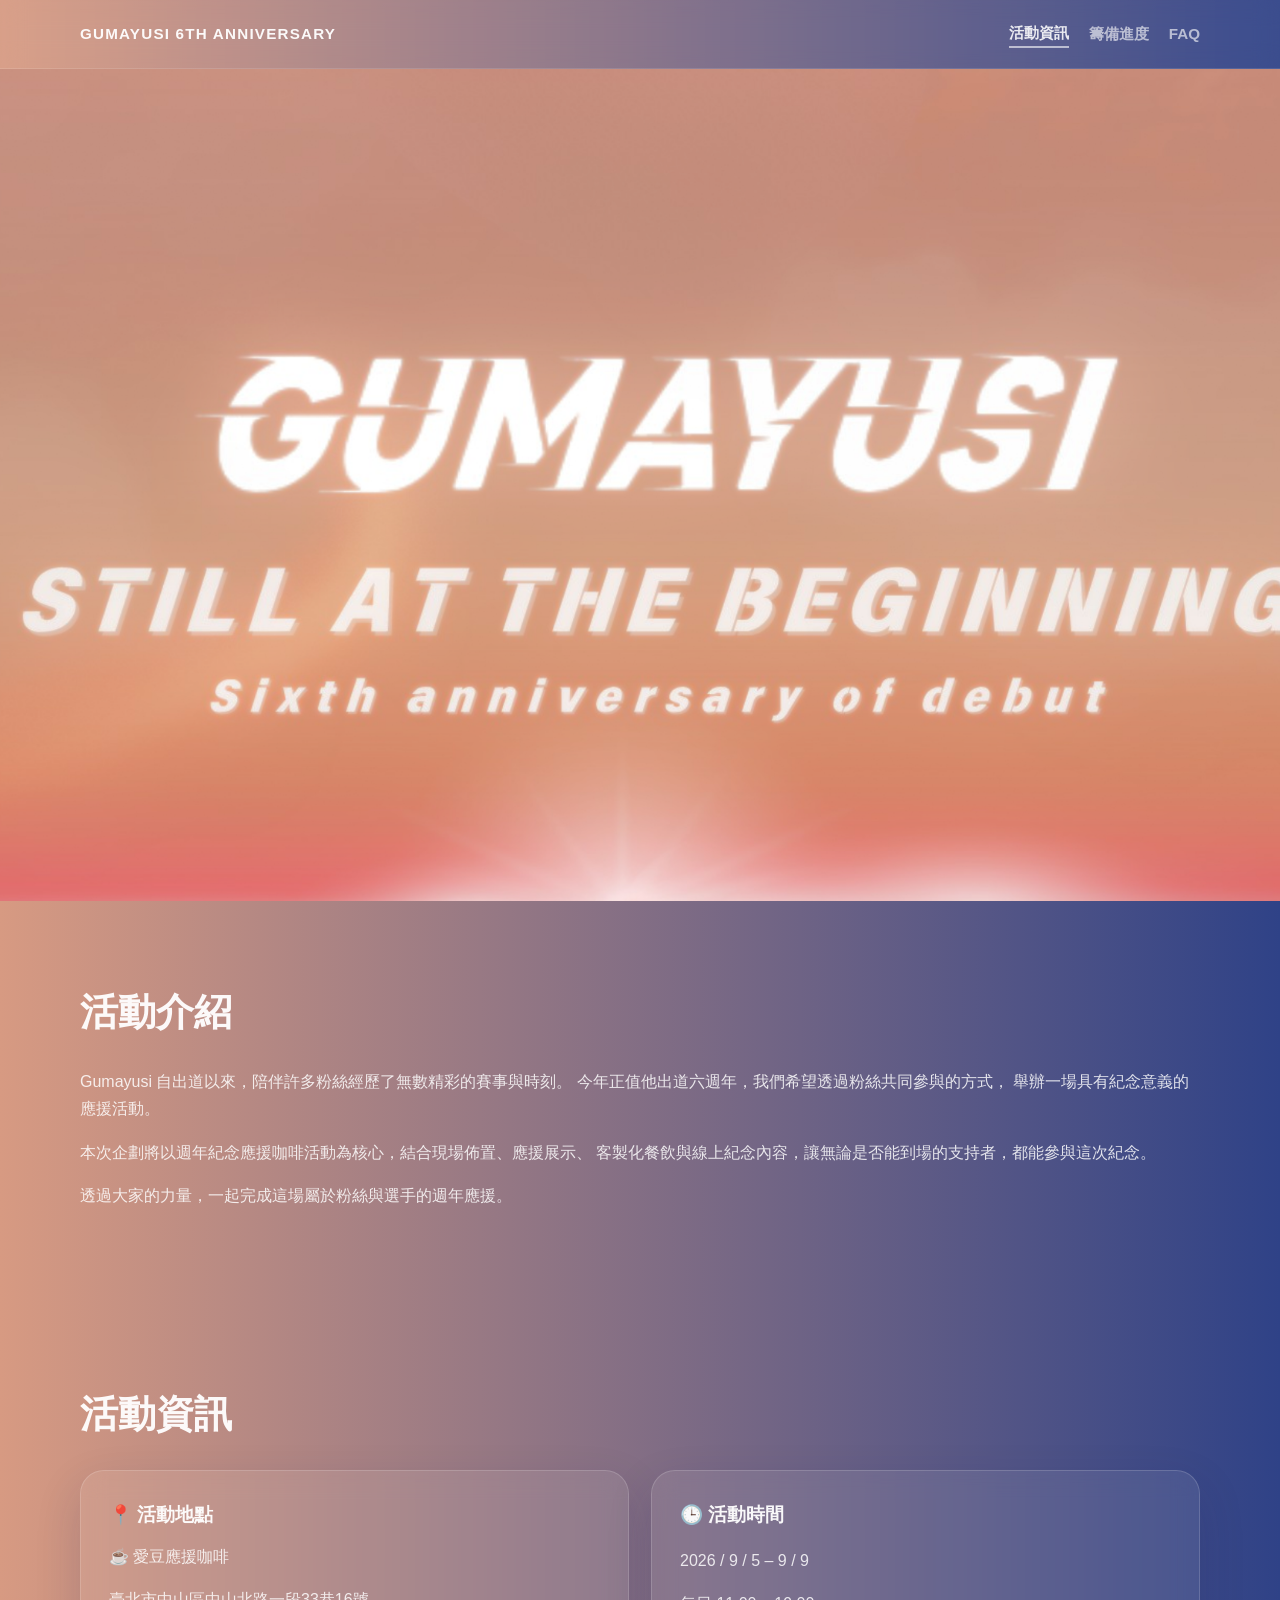
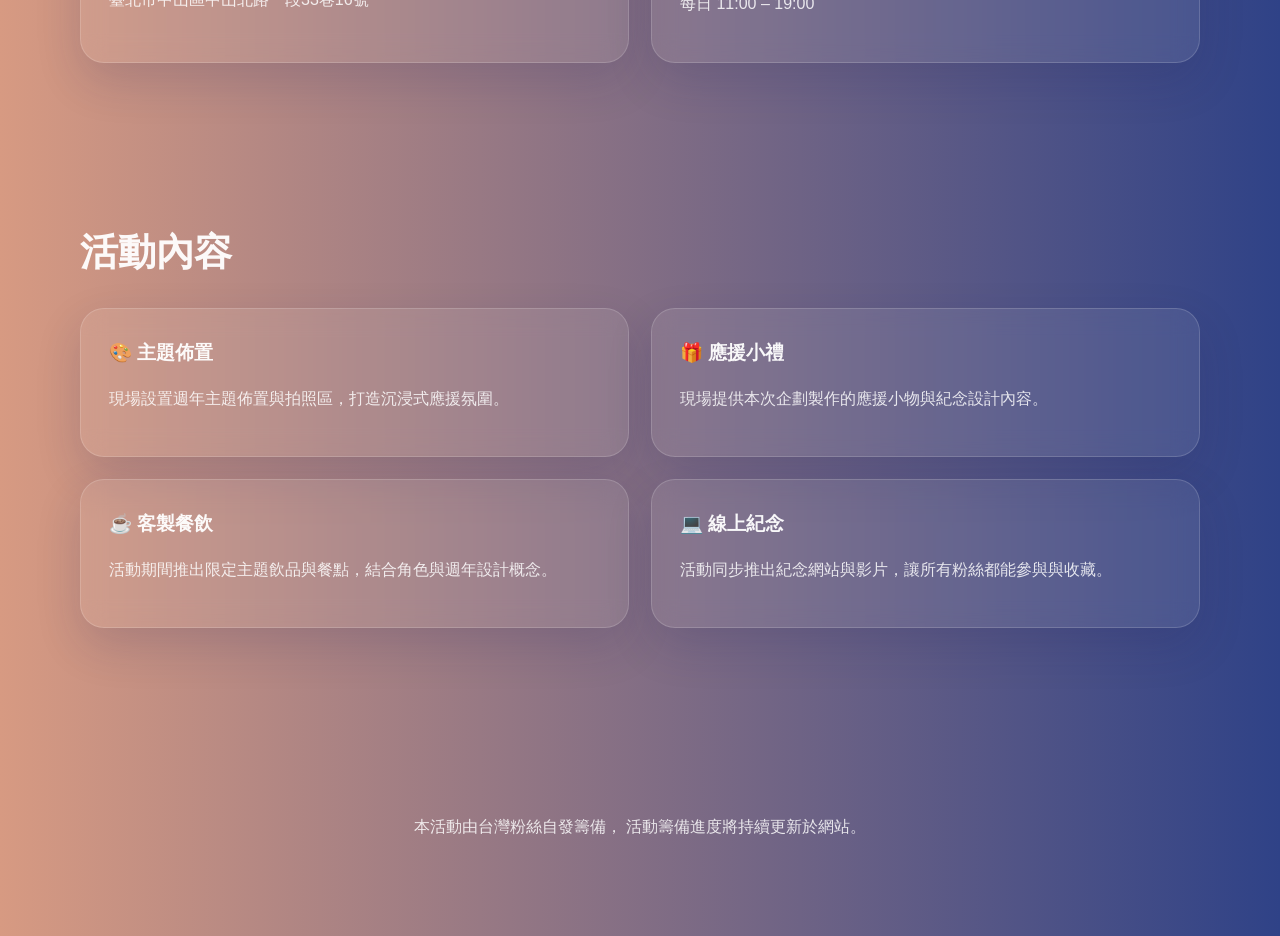
<file: index.html>
<!DOCTYPE html>
<html lang="zh-Hant">
<head>
  <meta charset="UTF-8" />
  <meta name="viewport" content="width=device-width, initial-scale=1.0" />
  <title>Gumayusi 6th Anniversary Celebration</title>
  <link rel="stylesheet" href="style.css" />
</head>
<body>

  <nav class="top-nav">
  <div class="container nav-inner">
    <a href="./index.html" class="nav-logo">GUMAYUSI 6TH ANNIVERSARY</a>

   <div class="nav-links">
    <a href="./index.html" class="active">活動資訊</a>
    <a href="./progress.html">籌備進度</a>
    <a href="./faq.html">FAQ</a>
   </div>
  </div>
</nav>

 <header class="hero"></header>
  <main>

  <!-- 活動介紹 -->
  <section class="section">
    <div class="container">
      <h2>活動介紹</h2>
      <p>
        Gumayusi 自出道以來，陪伴許多粉絲經歷了無數精彩的賽事與時刻。
        今年正值他出道六週年，我們希望透過粉絲共同參與的方式，
        舉辦一場具有紀念意義的應援活動。
      </p>
      <p>
        本次企劃將以週年紀念應援咖啡活動為核心，結合現場佈置、應援展示、
        客製化餐飲與線上紀念內容，讓無論是否能到場的支持者，都能參與這次紀念。
      </p>
      <p>
        透過大家的力量，一起完成這場屬於粉絲與選手的週年應援。
      </p>
    </div>
  </section>

  <!-- 活動資訊 -->
  <section class="section alt">
    <div class="container">
      <h2>活動資訊</h2>

      <div class="info-grid">

        <div class="info-card">
          <h3 class="info-title">
            <span class="info-icon">📍</span>
            活動地點
          </h3>

          <p class="location-name">
            <a href="https://maps.google.com/?q=愛豆應援咖啡 台北" target="_blank">
              ☕ 愛豆應援咖啡
            </a>
          </p>

          <p>臺北市中山區中山北路一段33巷16號</p>
        </div>

        <div class="info-card">
          <h3 class="info-title">
            <span class="info-icon">🕒</span>
            活動時間
          </h3>

          <p>2026 / 9 / 5 – 9 / 9</p>
          <p>每日 11:00 – 19:00</p>
        </div>

      </div>
    </div>
  </section>

  <!-- 活動內容 -->
  <section class="section">
    <div class="container">
      <h2>活動內容</h2>

      <div class="feature-grid">

        <div class="feature-card">
          <h3>🎨 主題佈置</h3>
          <p>現場設置週年主題佈置與拍照區，打造沉浸式應援氛圍。</p>
        </div>

        <div class="feature-card">
          <h3>🎁 應援小禮</h3>
          <p>現場提供本次企劃製作的應援小物與紀念設計內容。</p>
        </div>

        <div class="feature-card">
          <h3>☕ 客製餐飲</h3>
          <p>活動期間推出限定主題飲品與餐點，結合角色與週年設計概念。</p>
        </div>

        <div class="feature-card">
          <h3>💻 線上紀念</h3>
          <p>活動同步推出紀念網站與影片，讓所有粉絲都能參與與收藏。</p>
        </div>

      </div>
    </div>
  </section>

<section class="section">
  <div class="container">
    <p class="contact-center">
      本活動由台灣粉絲自發籌備，
      活動籌備進度將持續更新於網站。
    </p>
  </div>
</section>
</main>

  <script src="script.js"></script>
</body>
</html>
</file>
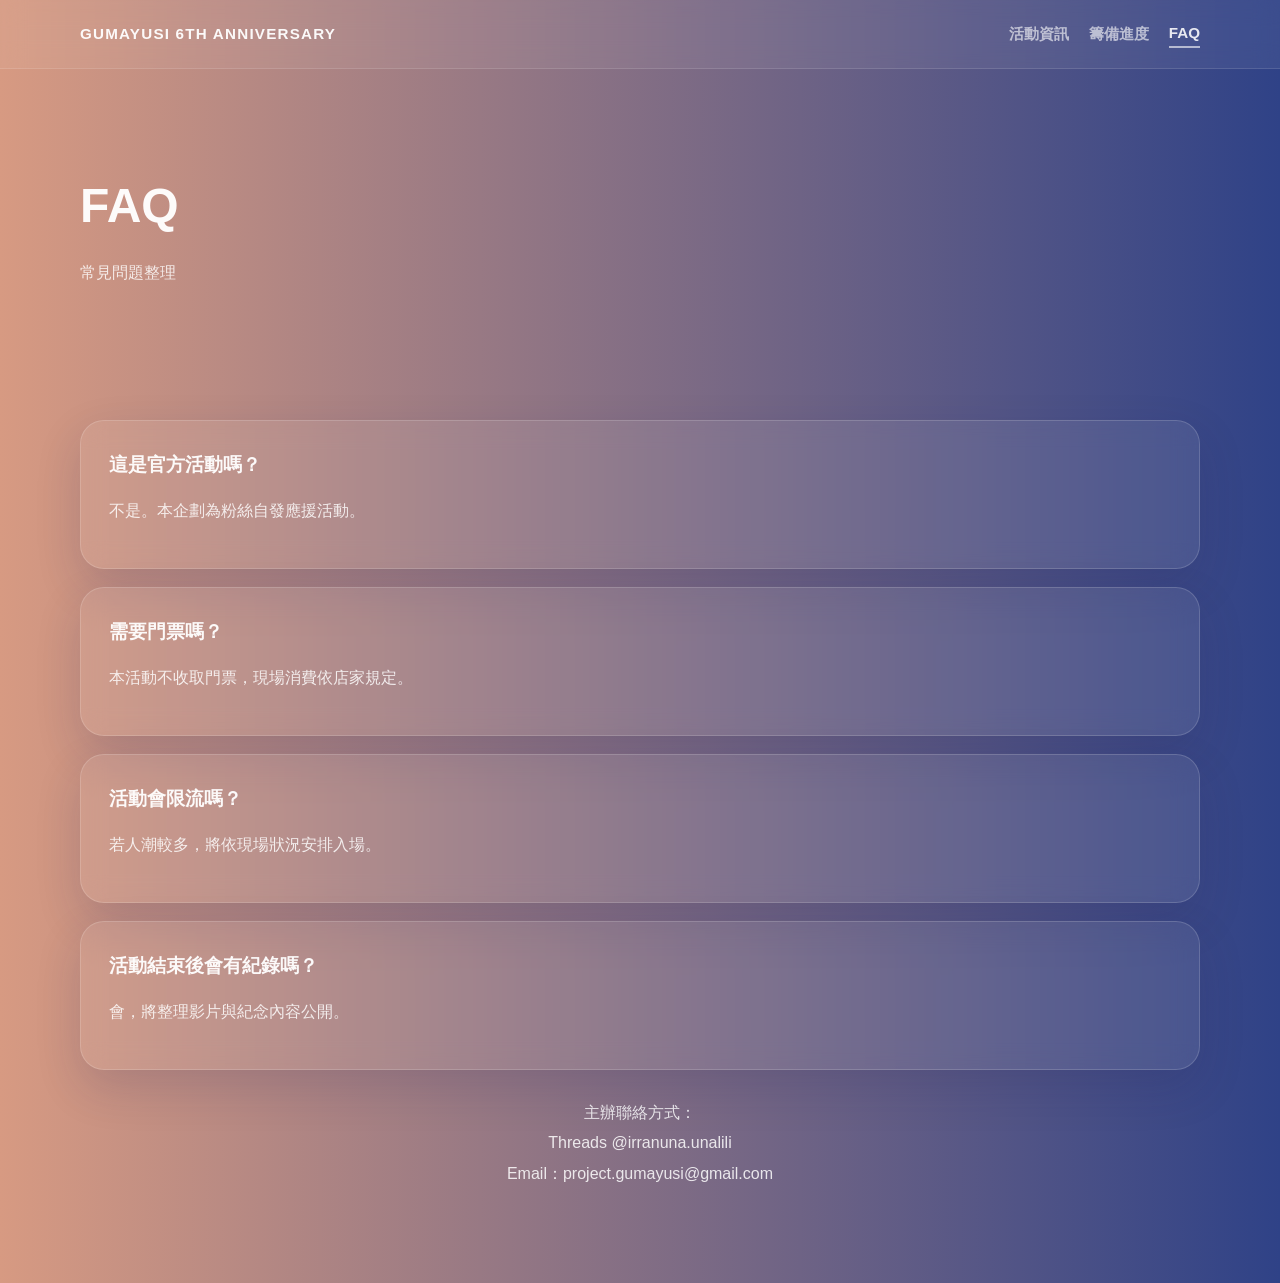
<file: faq.html>
<!DOCTYPE html>
<html lang="zh-Hant">
<head>
  <meta charset="UTF-8" />
  <meta name="viewport" content="width=device-width, initial-scale=1.0" />
  <title>FAQ｜Gumayusi 6th Anniversary</title>
  <link rel="stylesheet" href="style.css" />
</head>
<body>

  <nav class="top-nav">
    <div class="container nav-inner">
      <a href="./index.html" class="nav-logo">GUMAYUSI 6TH ANNIVERSARY</a>

      <div class="nav-links">
        <a href="./index.html">活動資訊</a>
        <a href="./progress.html">籌備進度</a>
          <a href="./faq.html" class="active">FAQ</a>
      </div>
    </div>
  </nav>

  <header class="sub-hero">
    <div class="container">
      <h1>FAQ</h1>
      <p>常見問題整理</p>
    </div>
  </header>

  <main>

    <section class="section">
      <div class="container">

        <div class="faq-list">

          <div class="faq-item">
            <h3>這是官方活動嗎？</h3>
            <p>不是。本企劃為粉絲自發應援活動。</p>
          </div>

          <div class="faq-item">
            <h3>需要門票嗎？</h3>
            <p>本活動不收取門票，現場消費依店家規定。</p>
          </div>

          <div class="faq-item">
            <h3>活動會限流嗎？</h3>
            <p>若人潮較多，將依現場狀況安排入場。</p>
          </div>

          <div class="faq-item">
            <h3>活動結束後會有紀錄嗎？</h3>
            <p>會，將整理影片與紀念內容公開。</p>
          </div>

        </div>

        <p class="contact-center">
          主辦聯絡方式：<br>
          Threads @irranuna.unalili<br>
          Email：project.gumayusi@gmail.com
        </p>

      </div>
    </section>

  </main>

</body>
</html>
</file>
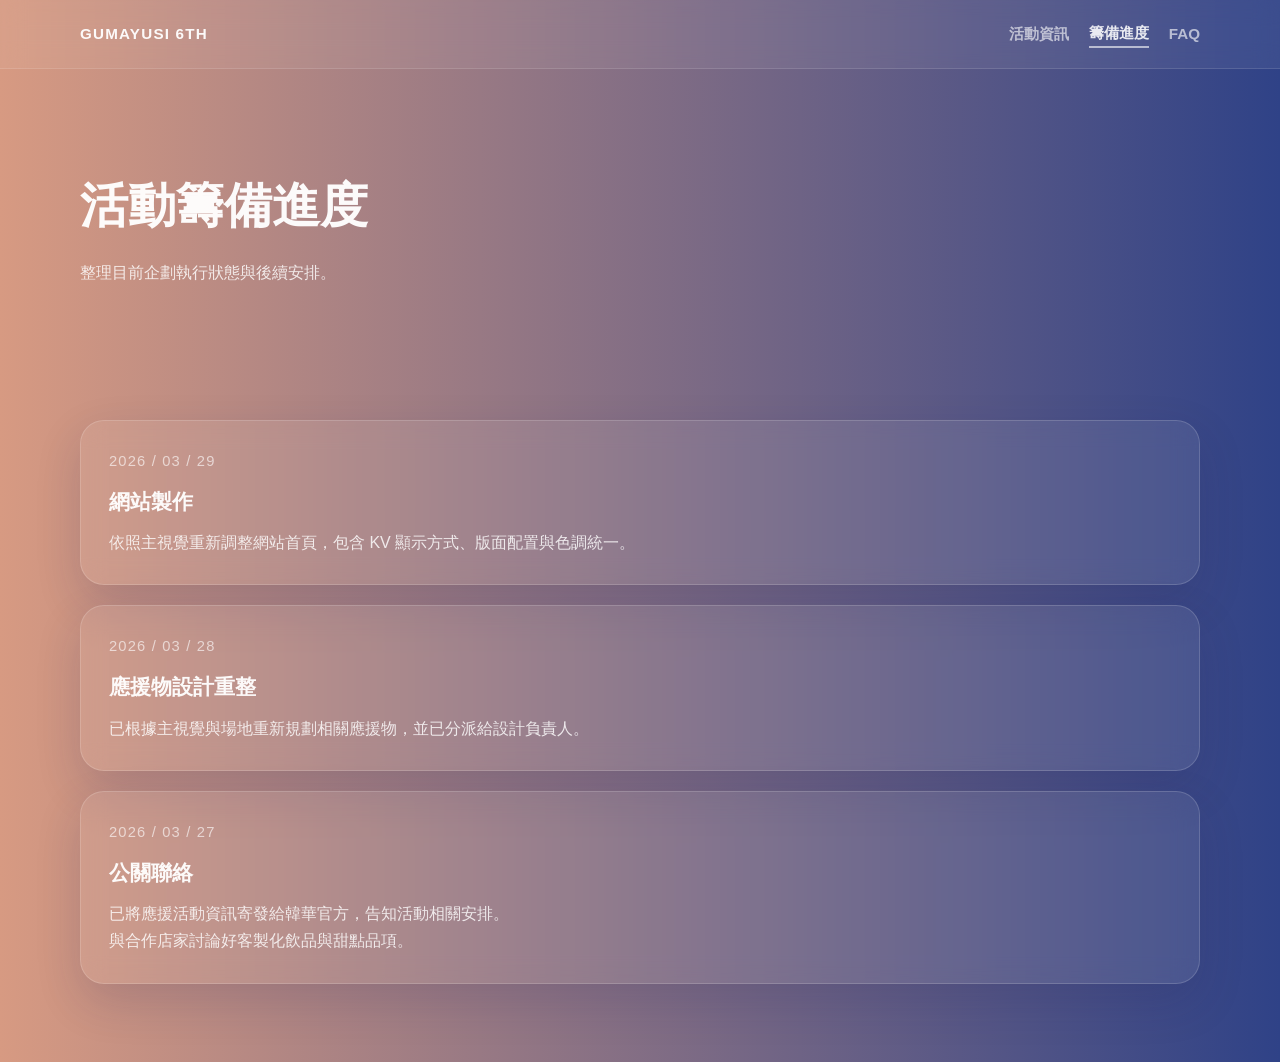
<file: progress.html>
<!DOCTYPE html>
<html lang="zh-Hant">
<head>
  <meta charset="UTF-8" />
  <meta name="viewport" content="width=device-width, initial-scale=1.0" />
  <title>活動籌備進度｜Gumayusi 6th Anniversary Celebration</title>
  <link rel="stylesheet" href="style.css" />
</head>
<body>
  <nav class="top-nav">
    <div class="container nav-inner">
      <a href="./index.html" class="nav-logo">GUMAYUSI 6TH</a>

      <div class="nav-links">
        <a href="./index.html">活動資訊</a>
  <a href="./progress.html" class="active">籌備進度</a>
    <a href="./faq.html">FAQ</a>
      </div>
    </div>
  </nav>

  <header class="sub-hero">
    <div class="container">
      <h1>活動籌備進度</h1>
      <p>整理目前企劃執行狀態與後續安排。</p>
    </div>
  </header>

  <main>
    <section class="section">
      <div class="container">
        <div class="progress-list">

          <div class="progress-card">
            <p class="progress-date">2026 / 03 / 29</p>
            <h2>網站製作</h2>
            <p>依照主視覺重新調整網站首頁，包含 KV 顯示方式、版面配置與色調統一。</p>
          </div>

          <div class="progress-card">
            <p class="progress-date">2026 / 03 / 28</p>
            <h2>應援物設計重整</h2>
            <p>已根據主視覺與場地重新規劃相關應援物，並已分派給設計負責人。</p>
          </div>

          <div class="progress-card">
            <p class="progress-date">2026 / 03 / 27</p>
            <h2>公關聯絡</h2>
            <p>已將應援活動資訊寄發給韓華官方，告知活動相關安排。</p>
            <p>與合作店家討論好客製化飲品與甜點品項。</p>
          </div>

        </div>
      </div>
    </section>
  </main>
</body>
</html>
</file>
<file: style.css>
:root {
  --text-main: #fffaf8;
  --text-sub: rgba(255, 255, 255, 0.84);
  --text-dim: rgba(255, 255, 255, 0.62);

  --card-bg: rgba(255, 255, 255, 0.08);
  --card-border: rgba(255, 255, 255, 0.16);
  --card-shadow: 0 18px 46px rgba(28, 33, 84, 0.16);

  --container-width: 1120px;
}

*,
*::before,
*::after {
  box-sizing: border-box;
}

html,
body {
  margin: 0;
  padding: 0;
}

body {
  font-family:
    "Noto Sans TC",
    "Segoe UI",
    "PingFang TC",
    "Microsoft JhengHei",
    sans-serif;
  line-height: 1.7;
  color: var(--text-main);
  background: linear-gradient(90deg, #d79a82 0%, #2f4287 100%);
}

img {
  display: block;
  max-width: 100%;
}

a {
  color: inherit;
  text-decoration: none;
}

.container {
  width: min(var(--container-width), calc(100% - 40px));
  margin: 0 auto;
}

/* ===== 導覽 ===== */

.top-nav {
  position: sticky;
  top: 0;
  z-index: 50;
  backdrop-filter: blur(12px);
  background: rgba(255, 255, 255, 0.06);
  border-bottom: 1px solid rgba(255, 255, 255, 0.12);
}

.nav-inner {
  min-height: 68px;
  display: flex;
  align-items: center;
  justify-content: center;
}

.nav-logo {
  font-size: 0.95rem;
  font-weight: 900;
  letter-spacing: 0.08em;
  text-transform: uppercase;
  color: rgba(255, 255, 255, 0.95);
}

/* ===== 內容區 ===== */

.section,
.section.alt {
  padding: 78px 0;
}

.section h2 {
  margin: 0 0 24px;
  font-size: clamp(1.8rem, 3.2vw, 2.4rem);
  color: rgba(255, 255, 255, 0.95);
}

.section p,
.section li {
  color: var(--text-sub);
}

.info-grid,
.feature-grid {
  display: grid;
  gap: 22px;
}

.info-grid,
.feature-grid {
  grid-template-columns: repeat(2, minmax(0, 1fr));
}

.faq-list {
  display: grid;
  gap: 18px;
}

.info-card,
.feature-card,
.faq-item,
.host-profile-card {
  border-radius: 24px;
  padding: 28px;
  background: var(--card-bg);
  border: 1px solid var(--card-border);
  box-shadow: var(--card-shadow);
  backdrop-filter: blur(12px);
}

.info-title,
.feature-card h3,
.faq-item h3 {
  margin: 0 0 12px;
  color: rgba(255, 255, 255, 0.95);
}

.location-name,
.location-address,
.event-date,
.event-time {
  margin: 0 0 10px;
}

.contact-center {
  margin-top: 28px;
  text-align: center;
  line-height: 1.9;
  color: rgba(255, 255, 255, 0.78);
}

/* ===== 主辦人 ===== */

.host-profile-card {
  display: grid;
  grid-template-columns: 180px minmax(0, 1fr);
  gap: 28px;
  align-items: center;
}

.host-profile-image img {
  width: 180px;
  height: 180px;
  object-fit: cover;
  border-radius: 20px;
}

.host-label {
  margin: 0 0 8px;
  font-size: 0.9rem;
  letter-spacing: 0.12em;
  text-transform: uppercase;
  color: rgba(255, 255, 255, 0.72);
}

.host-profile-content h3 {
  margin: 0 0 14px;
}

.organizer-note {
  margin-top: 16px;
  padding-top: 16px;
  border-top: 1px solid rgba(255, 255, 255, 0.12);
  color: rgba(255, 255, 255, 0.68);
}

/* ===== 手機 ===== */

@media (max-width: 900px) {
  .info-grid,
  .feature-grid,
  .host-profile-card {
    grid-template-columns: 1fr;
  }

  .host-profile-image {
    display: flex;
    justify-content: center;
  }
}

@media (max-width: 768px) {
  .container {
    width: min(100% - 28px, var(--container-width));
  }

  .nav-inner {
    min-height: 60px;
  }


  .section,
  .section.alt {
    padding: 56px 0;
  }

  .info-card,
  .feature-card,
  .faq-item,
  .host-profile-card {
    padding: 22px;
  }

  .host-profile-image img {
    width: 140px;
    height: 140px;
  }
}

.hero {
  position: relative;
  min-height: calc(100vh - 68px);
  overflow: hidden;

  background: url("./images/kv.png") center center / cover no-repeat;

  /* 防止裁切時邊緣太醜 */
  background-color: #d79a82;
}
.nav-inner {
  min-height: 68px;
  display: flex;
  align-items: center;
  justify-content: space-between;
  gap: 24px;
}

.nav-links {
  display: flex;
  align-items: center;
  gap: 20px;
}

.nav-links a {
  font-size: 0.95rem;
  font-weight: 700;
  color: rgba(255, 255, 255, 0.88);
  transition: opacity 0.2s ease;
}

.nav-links a:hover {
  opacity: 0.75;
}

.sub-hero {
  padding: 96px 0 56px;
  background: linear-gradient(90deg, #d79a82 0%, #2f4287 100%);
}

.sub-hero h1 {
  margin: 0 0 12px;
  font-size: clamp(2rem, 4vw, 3rem);
  color: rgba(255, 255, 255, 0.96);
}

.sub-hero p {
  margin: 0;
  color: rgba(255, 255, 255, 0.82);
}

.progress-list {
  display: grid;
  gap: 20px;
}

.progress-card {
  border-radius: 24px;
  padding: 28px;
  background: rgba(255, 255, 255, 0.08);
  border: 1px solid rgba(255, 255, 255, 0.16);
  box-shadow: 0 18px 46px rgba(28, 33, 84, 0.16);
  backdrop-filter: blur(12px);
}

.progress-card h2 {
  margin: 0 0 10px;
  font-size: 1.3rem;
  color: rgba(255, 255, 255, 0.95);
}

.progress-card p {
  margin: 0;
  color: rgba(255, 255, 255, 0.82);
}

.progress-date {
  margin: 0 0 10px !important;
  font-size: 0.92rem;
  letter-spacing: 0.08em;
  color: rgba(255, 255, 255, 0.62) !important;
}

.nav-links a.active {
  font-weight: 900;
  opacity: 1;
  border-bottom: 2px solid rgba(255,255,255,0.6);
}

.nav-links a {
  opacity: 0.7;
  transition: all 0.2s ease;
}
</file>
